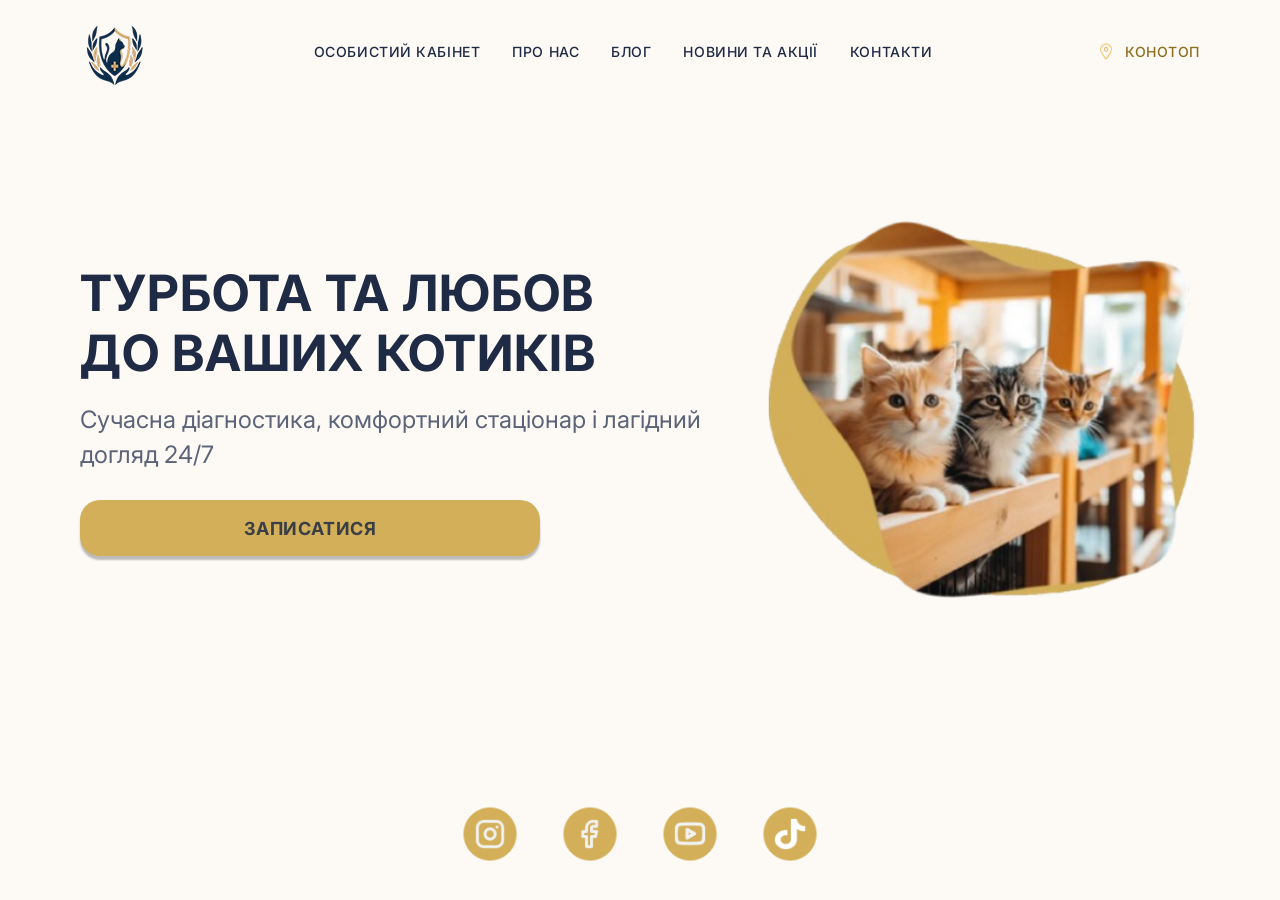
<file: index.html>
<!DOCTYPE html>
<html lang="uk">
<head>
    <meta charset="UTF-8">
    <meta name="viewport" content="width=device-width, initial-scale=1.0">
    <title>Друзі Тварин - цілодобова ветеринарна клініка в Конотопі</title>
    <meta name="description" content="Цілодобова ветеринарна клініка в Конотопі: сучасна діагностика, комфортний стаціонар, вакцинація та лагідний догляд за вашими котиками 24/7.">
    <link rel="preconnect" href="https://fonts.googleapis.com">
    <link rel="preconnect" href="https://fonts.gstatic.com" crossorigin>
    <link href="https://fonts.googleapis.com/css2?family=Inter:wght@400;500;600;700;800&amp;family=Literata&amp;display=swap" rel="stylesheet">
    <link rel="stylesheet" href="styles.css">
</head>
<body>
    <header class="header">
        <div class="logo">
            <a href="index.html"><img src="images/logo.png" alt="Друзі Тварин"></a>
        </div>
        <nav class="navigation">
            <ul>
                <li><a href="#">Особистий кабінет</a></li>
                <li><a href="about.html">Про нас</a></li>
                <li><a href="#">Блог</a></li>
                <li><a href="#">Новини та акції</a></li>
                <li><a href="contacts.html">Контакти</a></li>
            </ul>
        </nav>
        <div class="konotop">
            <a href="#"><img src="images/location.png" alt="">Конотоп</a>
        </div>
    </header>

    <main class="container container-wide">
        <div class="content">
            <div class="text-section">
                <h1>Турбота та любов<br>до ваших котиків</h1>
                <p>Сучасна діагностика, комфортний стаціонар і лагідний догляд 24/7</p>
            </div>
            <div class="button-section">
                <a href="recording.html" class="button">Записатися</a>
            </div>
            <div class="image-section">
                <img src="images/kittens.png" alt="Руді кошенята на дерев'яних полицях">
            </div>
        </div>
    </main>

    <footer class="footer">
        <ul>
            <li><a href="https://www.instagram.com/"><img src="images/instagram.png" alt="Instagram"></a></li>
            <li><a href="https://www.facebook.com/"><img src="images/facebook.png" alt="Facebook"></a></li>
            <li><a href="https://www.youtube.com/"><img src="images/youtube.png" alt="YouTube"></a></li>
            <li><a href="https://www.tiktok.com/"><img src="images/tiktok.png" alt="TikTok"></a></li>
        </ul>
    </footer>

    <script src="script/script.js"></script>
</body>
</html>
</file>
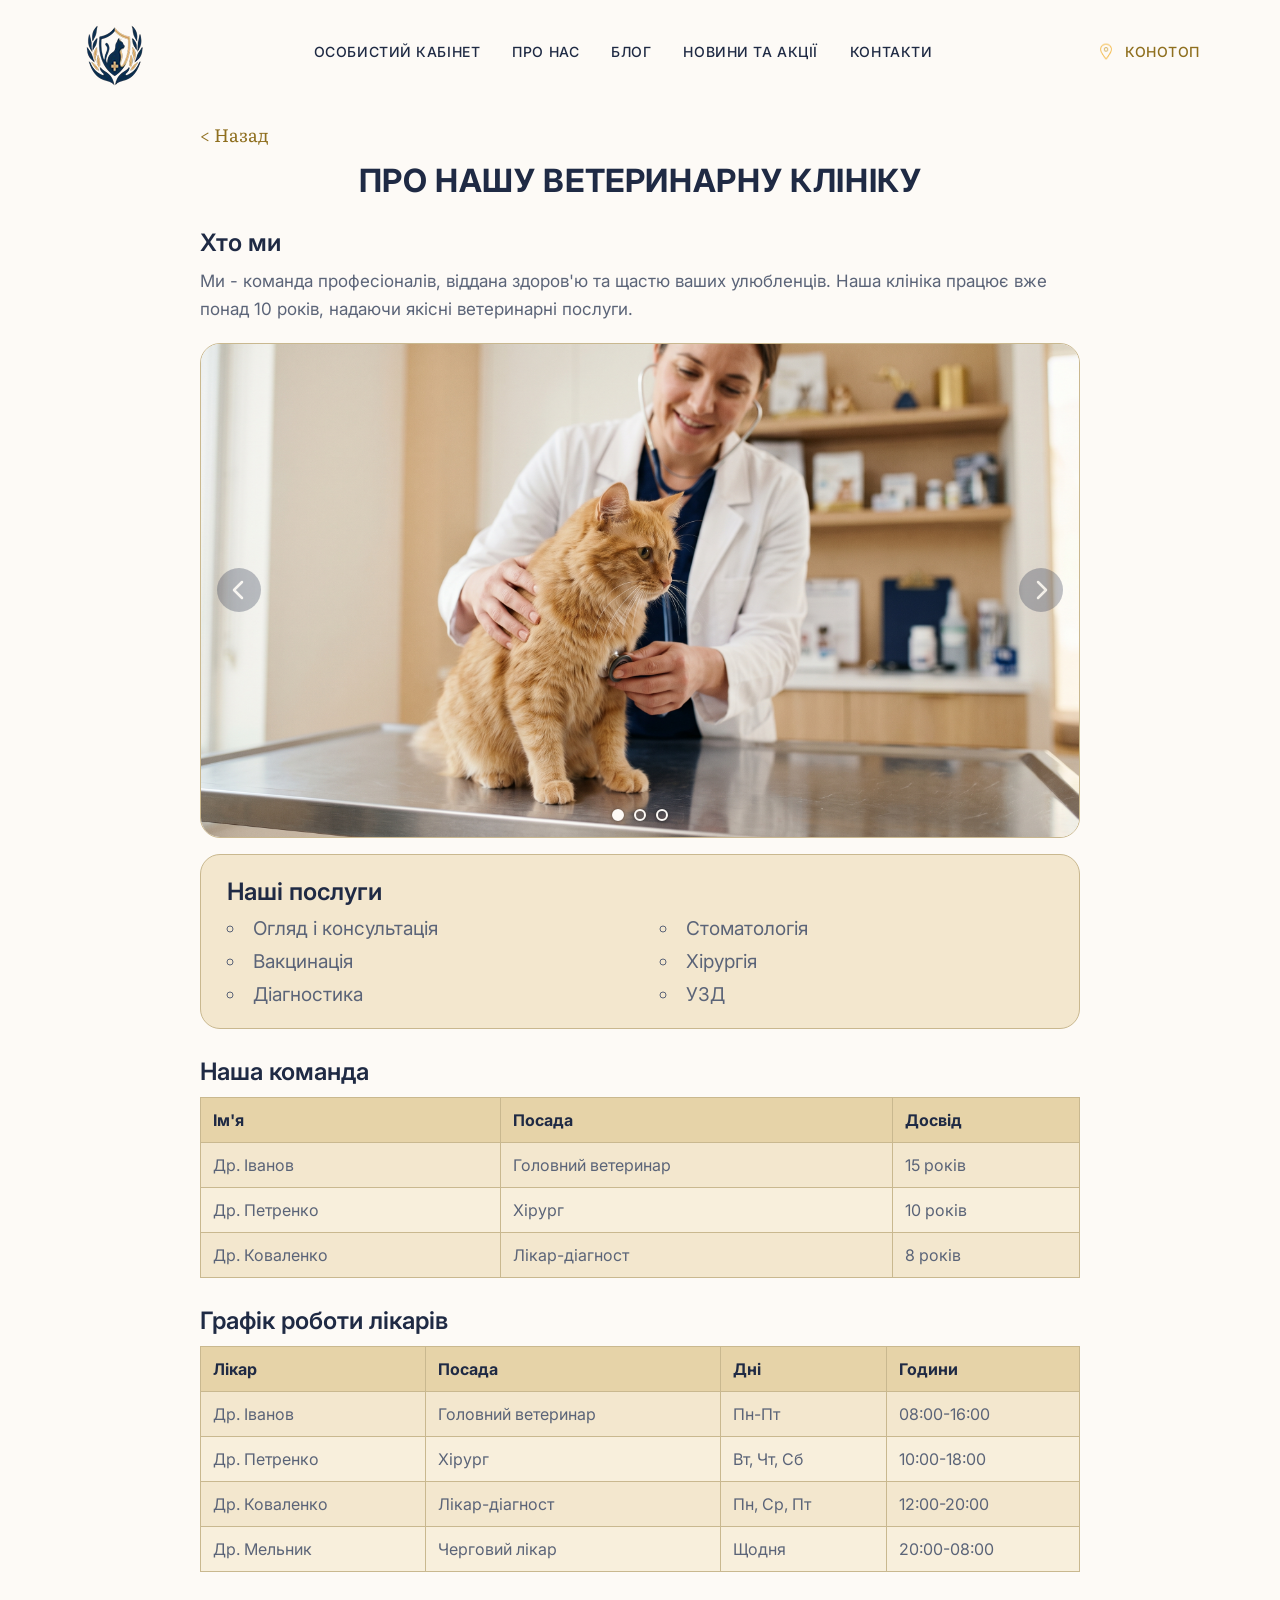
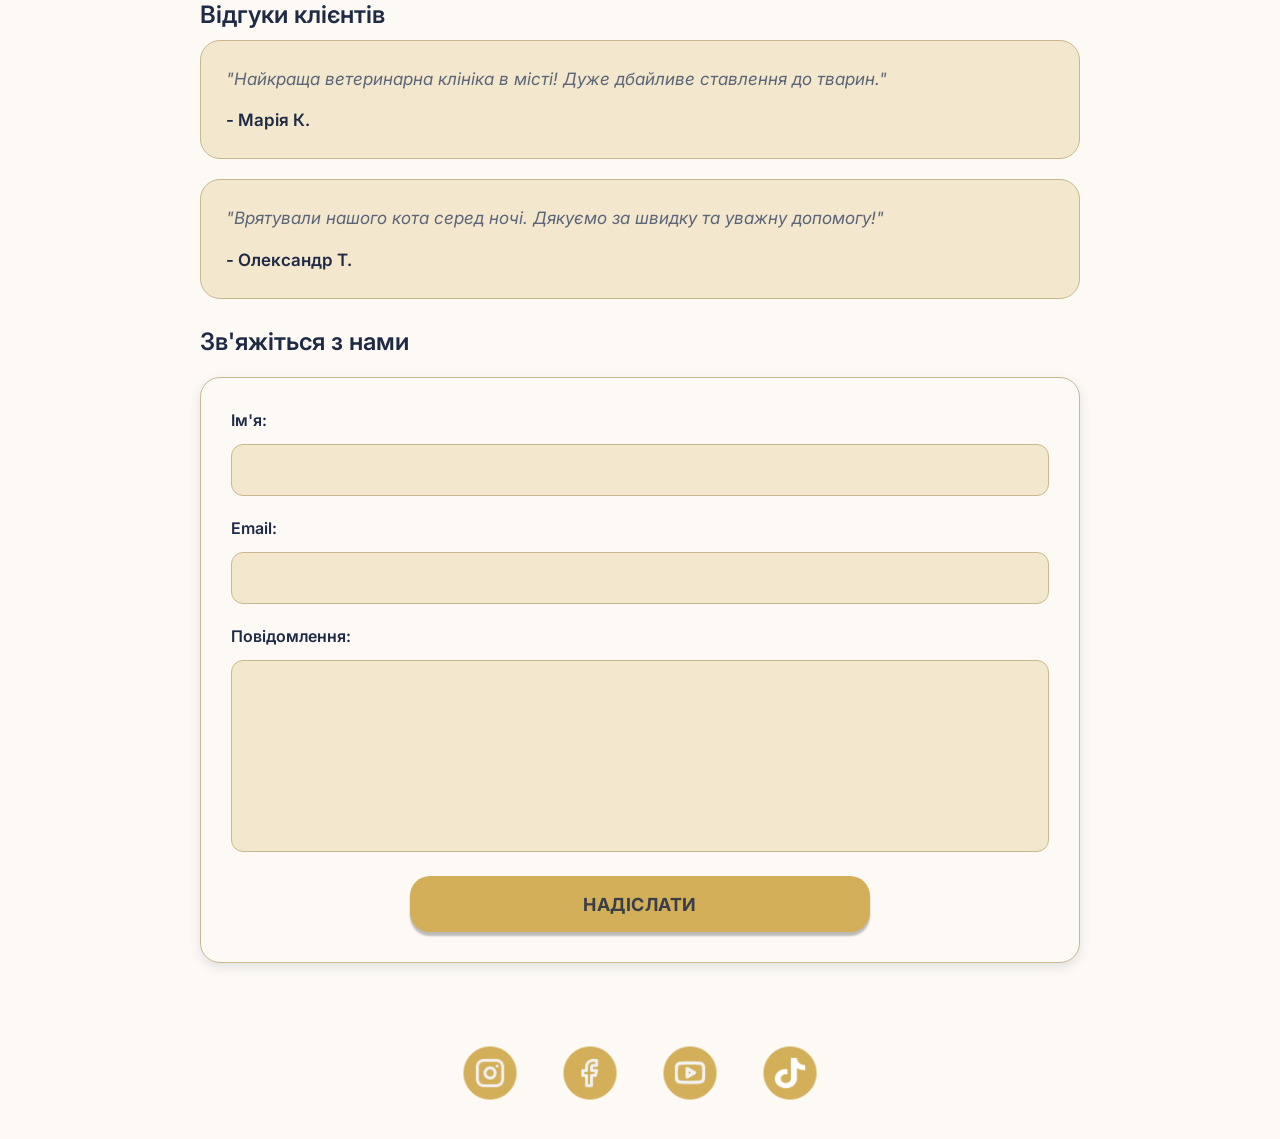
<file: about.html>
<!DOCTYPE html>
<html lang="uk">
<head>
    <meta charset="UTF-8">
    <meta name="viewport" content="width=device-width, initial-scale=1.0">
    <title>Про нас - Друзі Тварин</title>
    <meta name="description" content="Інформація про ветеринарну клініку Друзі Тварин, наші послуги та команду">
    <meta name="keywords" content="ветеринарна клініка, догляд за тваринами, ветеринар, лікування тварин">
    <meta name="robots" content="index, follow">
    <meta name="author" content="Друзі Тварин">
    <link rel="canonical" href="https://vetrsite.netlify.app/about">
    <link rel="preconnect" href="https://fonts.googleapis.com">
    <link rel="preconnect" href="https://fonts.gstatic.com" crossorigin>
    <link href="https://fonts.googleapis.com/css2?family=Inter:wght@400;500;600;700;800&amp;family=Literata&amp;display=swap" rel="stylesheet">
    <link rel="stylesheet" href="styles.css">
</head>
<body>
    <header class="header">
        <div class="logo">
            <a href="index.html"><img src="images/logo.png" alt="Друзі Тварин"></a>
        </div>
        <nav class="navigation">
            <ul>
                <li><a href="#">Особистий кабінет</a></li>
                <li><a href="about.html">Про нас</a></li>
                <li><a href="#">Блог</a></li>
                <li><a href="#">Новини та акції</a></li>
                <li><a href="contacts.html">Контакти</a></li>
            </ul>
        </nav>
        <div class="konotop">
            <a href="#"><img src="images/location.png" alt="">Конотоп</a>
        </div>
    </header>

    <main class="container about-page">
        <a href="index.html" class="back-link">&lt; Назад</a>
        <h1>Про нашу ветеринарну клініку</h1>

        <section id="about-us">
            <h2>Хто ми</h2>
            <p>Ми - команда професіоналів, віддана здоров'ю та щастю ваших улюбленців. Наша клініка працює вже понад 10 років, надаючи якісні ветеринарні послуги.</p>

            <div id="imageSlider">
                <img src="images/slide1.jpg" alt="Ветеринар оглядає рудого кота">
                <img src="images/slide2.jpg" alt="Затишний стаціонар для котів">
                <img src="images/slide3.jpg" alt="Руде кошеня на в'язаному пледі">
                <button type="button" id="prevBtn" class="slider-zone slider-prev" aria-label="Попереднє зображення">
                    <span class="slider-arrow"><svg viewBox="0 0 24 24" aria-hidden="true"><path d="M15 4 L7 12 L15 20"/></svg></span>
                </button>
                <button type="button" id="nextBtn" class="slider-zone slider-next" aria-label="Наступне зображення">
                    <span class="slider-arrow"><svg viewBox="0 0 24 24" aria-hidden="true"><path d="M9 4 L17 12 L9 20"/></svg></span>
                </button>
                <div class="slider-dots">
                    <span class="dot active"></span>
                    <span class="dot"></span>
                    <span class="dot"></span>
                </div>
            </div>
        </section>

        <section id="our-services" class="services">
            <h2>Наші послуги</h2>
            <ul>
                <li>Огляд і консультація</li>
                <li>Вакцинація</li>
                <li>Діагностика</li>
                <li>Стоматологія</li>
                <li>Хірургія</li>
                <li>УЗД</li>
            </ul>
        </section>

        <section id="our-team">
            <h2>Наша команда</h2>
            <table class="styled-table">
                <thead>
                    <tr>
                        <th scope="col">Ім'я</th>
                        <th scope="col">Посада</th>
                        <th scope="col">Досвід</th>
                    </tr>
                </thead>
                <tbody>
                    <tr>
                        <td data-label="Ім'я">Др. Іванов</td>
                        <td data-label="Посада">Головний ветеринар</td>
                        <td data-label="Досвід">15 років</td>
                    </tr>
                    <tr>
                        <td data-label="Ім'я">Др. Петренко</td>
                        <td data-label="Посада">Хірург</td>
                        <td data-label="Досвід">10 років</td>
                    </tr>
                    <tr>
                        <td data-label="Ім'я">Др. Коваленко</td>
                        <td data-label="Посада">Лікар-діагност</td>
                        <td data-label="Досвід">8 років</td>
                    </tr>
                </tbody>
            </table>
        </section>

        <section id="schedule">
            <h2>Графік роботи лікарів</h2>
            <table class="styled-table">
                <thead>
                    <tr>
                        <th scope="col">Лікар</th>
                        <th scope="col">Посада</th>
                        <th scope="col">Дні</th>
                        <th scope="col">Години</th>
                    </tr>
                </thead>
                <tbody>
                    <tr>
                        <td data-label="Лікар">Др. Іванов</td>
                        <td data-label="Посада">Головний ветеринар</td>
                        <td data-label="Дні">Пн-Пт</td>
                        <td data-label="Години">08:00-16:00</td>
                    </tr>
                    <tr>
                        <td data-label="Лікар">Др. Петренко</td>
                        <td data-label="Посада">Хірург</td>
                        <td data-label="Дні">Вт, Чт, Сб</td>
                        <td data-label="Години">10:00-18:00</td>
                    </tr>
                    <tr>
                        <td data-label="Лікар">Др. Коваленко</td>
                        <td data-label="Посада">Лікар-діагност</td>
                        <td data-label="Дні">Пн, Ср, Пт</td>
                        <td data-label="Години">12:00-20:00</td>
                    </tr>
                    <tr>
                        <td data-label="Лікар">Др. Мельник</td>
                        <td data-label="Посада">Черговий лікар</td>
                        <td data-label="Дні">Щодня</td>
                        <td data-label="Години">20:00-08:00</td>
                    </tr>
                </tbody>
            </table>
        </section>

        <section id="testimonials">
            <h2>Відгуки клієнтів</h2>
            <blockquote>
                <p>"Найкраща ветеринарна клініка в місті! Дуже дбайливе ставлення до тварин."</p>
                - Марія К.
            </blockquote>
            <blockquote>
                <p>"Врятували нашого кота серед ночі. Дякуємо за швидку та уважну допомогу!"</p>
                - Олександр Т.
            </blockquote>
        </section>

        <section id="contact-us">
            <h2>Зв'яжіться з нами</h2>
            <form id="contactForm" action="/submit-form" method="post" class="contact-form">
                <label for="name">Ім'я:</label>
                <input type="text" id="name" name="name" required>
                <label for="email">Email:</label>
                <input type="email" id="email" name="email" required>
                <label for="message">Повідомлення:</label>
                <textarea id="message" name="message" required></textarea>
                <button type="submit" class="button">Надіслати</button>
            </form>
        </section>
    </main>

    <footer class="footer">
        <ul>
            <li><a href="https://www.instagram.com/"><img src="images/instagram.png" alt="Instagram"></a></li>
            <li><a href="https://www.facebook.com/"><img src="images/facebook.png" alt="Facebook"></a></li>
            <li><a href="https://www.youtube.com/"><img src="images/youtube.png" alt="YouTube"></a></li>
            <li><a href="https://www.tiktok.com/"><img src="images/tiktok.png" alt="TikTok"></a></li>
        </ul>
    </footer>

    <script src="script/script.js"></script>
</body>
</html>
</file>
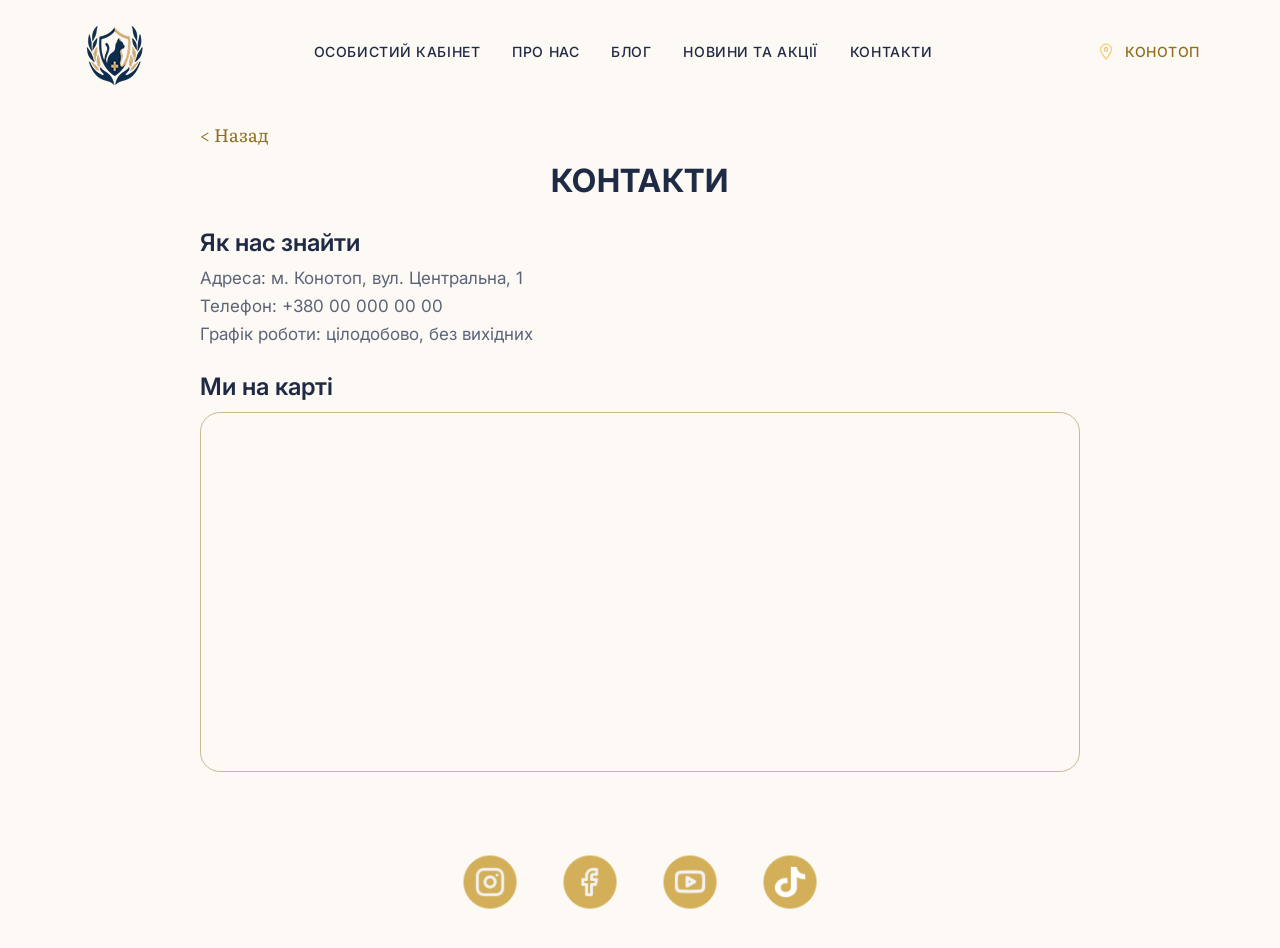
<file: contacts.html>
<!DOCTYPE html>
<html lang="uk">
<head>
    <meta charset="UTF-8">
    <meta name="viewport" content="width=device-width, initial-scale=1.0">
    <title>Контакти - Друзі Тварин</title>
    <meta name="description" content="Контакти ветеринарної клініки Друзі Тварин: адреса, телефон, графік роботи та карта проїзду">
    <meta name="author" content="Друзі Тварин">
    <link rel="canonical" href="https://vetrsite.netlify.app/contacts">
    <link rel="preconnect" href="https://fonts.googleapis.com">
    <link rel="preconnect" href="https://fonts.gstatic.com" crossorigin>
    <link href="https://fonts.googleapis.com/css2?family=Inter:wght@400;500;600;700;800&amp;family=Literata&amp;display=swap" rel="stylesheet">
    <link rel="stylesheet" href="styles.css">
</head>
<body>
    <header class="header">
        <div class="logo">
            <a href="index.html"><img src="images/logo.png" alt="Друзі Тварин"></a>
        </div>
        <nav class="navigation">
            <ul>
                <li><a href="#">Особистий кабінет</a></li>
                <li><a href="about.html">Про нас</a></li>
                <li><a href="#">Блог</a></li>
                <li><a href="#">Новини та акції</a></li>
                <li><a href="contacts.html">Контакти</a></li>
            </ul>
        </nav>
        <div class="konotop">
            <a href="#"><img src="images/location.png" alt="">Конотоп</a>
        </div>
    </header>

    <main class="container">
        <a href="index.html" class="back-link">&lt; Назад</a>
        <h1>Контакти</h1>

        <section id="contact-info">
            <h2>Як нас знайти</h2>
            <ul class="contact-list">
                <li>Адреса: м. Конотоп, вул. Центральна, 1</li>
                <li>Телефон: +380 00 000 00 00</li>
                <li>Графік роботи: цілодобово, без вихідних</li>
            </ul>
        </section>

        <section id="map">
            <h2>Ми на карті</h2>
            <iframe src="https://maps.google.com/maps?q=%D0%9A%D0%BE%D0%BD%D0%BE%D1%82%D0%BE%D0%BF&amp;output=embed&amp;hl=uk" width="600" height="450" title="Карта: ветеринарна клініка Друзі Тварин у Конотопі" loading="lazy"></iframe>
        </section>
    </main>

    <footer class="footer">
        <ul>
            <li><a href="https://www.instagram.com/"><img src="images/instagram.png" alt="Instagram"></a></li>
            <li><a href="https://www.facebook.com/"><img src="images/facebook.png" alt="Facebook"></a></li>
            <li><a href="https://www.youtube.com/"><img src="images/youtube.png" alt="YouTube"></a></li>
            <li><a href="https://www.tiktok.com/"><img src="images/tiktok.png" alt="TikTok"></a></li>
        </ul>
    </footer>

    <script src="script/script.js"></script>
</body>
</html>
</file>
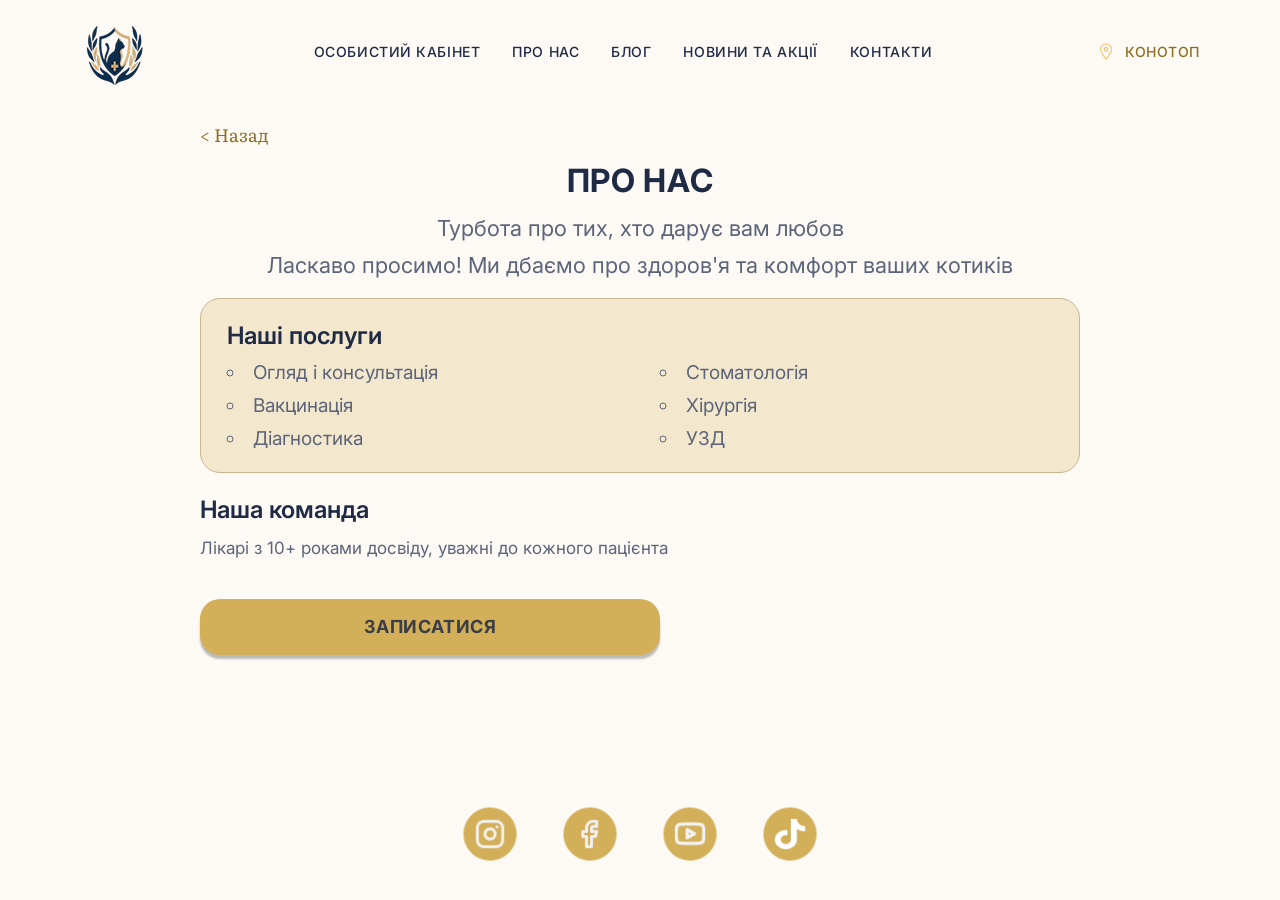
<file: main_2.html>
<!DOCTYPE html>
<html lang="uk">
<head>
    <meta charset="UTF-8">
    <meta name="viewport" content="width=device-width, initial-scale=1.0">
    <title>Про клініку - Друзі Тварин</title>
    <meta name="description" content="Турбота про тих, хто дарує вам любов: послуги клініки Друзі Тварин, досвідчені лікарі та уважне ставлення до кожного пацієнта.">
    <link rel="preconnect" href="https://fonts.googleapis.com">
    <link rel="preconnect" href="https://fonts.gstatic.com" crossorigin>
    <link href="https://fonts.googleapis.com/css2?family=Inter:wght@400;500;600;700;800&amp;family=Literata&amp;display=swap" rel="stylesheet">
    <link rel="stylesheet" href="styles.css">
</head>
<body>
    <header class="header">
        <div class="logo">
            <a href="index.html"><img src="images/logo.png" alt="Друзі Тварин"></a>
        </div>
        <nav class="navigation">
            <ul>
                <li><a href="#">Особистий кабінет</a></li>
                <li><a href="about.html">Про нас</a></li>
                <li><a href="#">Блог</a></li>
                <li><a href="#">Новини та акції</a></li>
                <li><a href="contacts.html">Контакти</a></li>
            </ul>
        </nav>
        <div class="konotop">
            <a href="#"><img src="images/location.png" alt="">Конотоп</a>
        </div>
    </header>

    <main class="container">
        <a href="index.html" class="back-link">&lt; Назад</a>
        <h1>Про нас</h1>
        <p>Турбота про тих, хто дарує вам любов</p>
        <p>Ласкаво просимо! Ми дбаємо про здоров'я та комфорт ваших котиків</p>

        <section class="services">
            <h2>Наші послуги</h2>
            <ul>
                <li>Огляд і консультація</li>
                <li>Вакцинація</li>
                <li>Діагностика</li>
                <li>Стоматологія</li>
                <li>Хірургія</li>
                <li>УЗД</li>
            </ul>
        </section>

        <section class="team">
            <h2>Наша команда</h2>
            <p>Лікарі з 10+ роками досвіду, уважні до кожного пацієнта</p>
        </section>

        <a href="recording.html" class="button">Записатися</a>
    </main>

    <footer class="footer">
        <ul>
            <li><a href="https://www.instagram.com/"><img src="images/instagram.png" alt="Instagram"></a></li>
            <li><a href="https://www.facebook.com/"><img src="images/facebook.png" alt="Facebook"></a></li>
            <li><a href="https://www.youtube.com/"><img src="images/youtube.png" alt="YouTube"></a></li>
            <li><a href="https://www.tiktok.com/"><img src="images/tiktok.png" alt="TikTok"></a></li>
        </ul>
    </footer>

    <script src="script/script.js"></script>
</body>
</html>
</file>
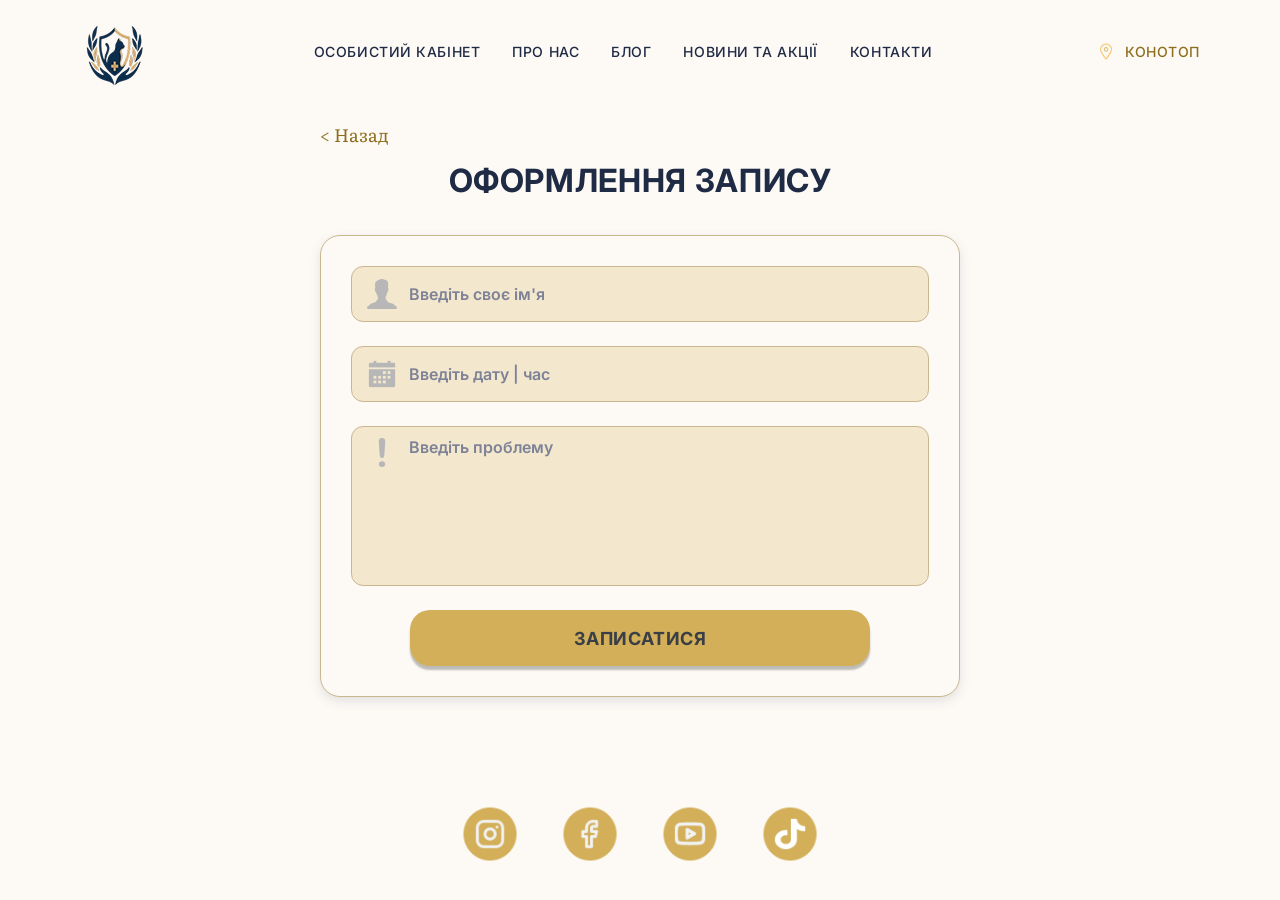
<file: recording.html>
<!DOCTYPE html>
<html lang="uk">
<head>
    <meta charset="UTF-8">
    <meta name="viewport" content="width=device-width, initial-scale=1.0">
    <title>Запис на прийом - Друзі Тварин</title>
    <meta name="description" content="Запис на прийом до ветеринара в клініці Друзі Тварин: вкажіть ім'я, дату та час і коротко опишіть проблему вашого улюбленця.">
    <link rel="preconnect" href="https://fonts.googleapis.com">
    <link rel="preconnect" href="https://fonts.gstatic.com" crossorigin>
    <link href="https://fonts.googleapis.com/css2?family=Inter:wght@400;500;600;700;800&amp;family=Literata&amp;display=swap" rel="stylesheet">
    <link rel="stylesheet" href="styles.css">
</head>
<body>
    <header class="header">
        <div class="logo">
            <a href="index.html"><img src="images/logo.png" alt="Друзі Тварин"></a>
        </div>
        <nav class="navigation">
            <ul>
                <li><a href="#">Особистий кабінет</a></li>
                <li><a href="about.html">Про нас</a></li>
                <li><a href="#">Блог</a></li>
                <li><a href="#">Новини та акції</a></li>
                <li><a href="contacts.html">Контакти</a></li>
            </ul>
        </nav>
        <div class="konotop">
            <a href="#"><img src="images/location.png" alt="">Конотоп</a>
        </div>
    </header>

    <main class="container recording-page">
        <a href="index.html" class="back-link">&lt; Назад</a>
        <h1>Оформлення запису</h1>

        <form class="booking-form">
            <div class="field">
                <img src="images/icon-user.png" alt="">
                <input type="text" name="name" placeholder="Введіть своє ім'я" required>
            </div>
            <div class="field">
                <img src="images/icon-calendar.png" alt="">
                <input type="text" name="datetime" placeholder="Введіть дату | час" required>
            </div>
            <div class="field field-large">
                <img src="images/icon-problem.png" alt="">
                <textarea name="problem" placeholder="Введіть проблему" required></textarea>
            </div>
            <button type="submit" class="button">Записатися</button>
        </form>
    </main>

    <footer class="footer">
        <ul>
            <li><a href="https://www.instagram.com/"><img src="images/instagram.png" alt="Instagram"></a></li>
            <li><a href="https://www.facebook.com/"><img src="images/facebook.png" alt="Facebook"></a></li>
            <li><a href="https://www.youtube.com/"><img src="images/youtube.png" alt="YouTube"></a></li>
            <li><a href="https://www.tiktok.com/"><img src="images/tiktok.png" alt="TikTok"></a></li>
        </ul>
    </footer>

    <script src="script/script.js"></script>
</body>
</html>
</file>
<file: styles.css>
/* ===== Базові стилі для всього сайту ===== */
* {
    margin: 0;
    padding: 0;
    box-sizing: border-box;
}

body {
    display: flex;
    flex-direction: column;
    min-height: 100vh;
    background-color: #fdfaf6;
    font-family: "Inter", sans-serif;
    color: #5b6478;
}

main {
    flex: 1;
}

input,
textarea,
button {
    font-family: inherit;
}

h1 {
    margin-bottom: 4px;
    font-size: 56px;
    font-weight: 800;
    line-height: normal;
    text-transform: uppercase;
    color: #1f2a44;
}

/* ===== Шапка ===== */
.header {
    display: flex;
    align-items: center;
    flex-wrap: wrap;
    gap: 95px;
    padding: 17px 40px 0 53px;
}

.logo img {
    display: block;
    width: 71px;
    height: 71px;
}

.navigation ul {
    list-style-type: none;
    display: flex;
    align-items: center;
}

.navigation li {
    margin-right: 52px;
}

.navigation li:last-child {
    margin-right: 0;
}

.navigation a {
    font-size: 16px;
    font-weight: 500;
    text-transform: uppercase;
    text-decoration: none; /* прибирає стандартне підкреслення у гіперпосилання */
    color: #1f2a44;
}

.navigation a:hover {
    color: #d3af59;
}

.konotop {
    margin-left: 5px;
}

.konotop a {
    display: flex;
    align-items: center;
    gap: 8px;
    font-size: 16px;
    font-weight: 500;
    text-transform: uppercase;
    text-decoration: none;
    color: #d4af5a;
}

.konotop img {
    width: 25px;
    height: 25px;
}

/* ===== Основний контент (спільне для всіх сторінок) ===== */
.container {
    padding: 0 40px 20px 155px;
}

.back-link {
    display: block;
    width: max-content;
    margin-top: 36px;
    margin-bottom: 5px;
    padding: 10px 0;
    font-family: "Literata", serif;
    font-size: 24px;
    text-decoration: none;
    color: #d3af59;
}

.container > p {
    font-size: 32px;
    line-height: normal;
    color: #5b6478;
}

.container > p + p {
    margin-top: 4px;
}

/* Кнопка */
.button {
    display: flex;
    align-items: center;
    justify-content: center;
    width: 553px;
    max-width: 100%;
    height: 68px;
    padding: 10px 25px;
    border: none;
    border-radius: 24px;
    background-color: #d3af59;
    box-shadow: 0 4px 2px rgba(0, 0, 0, 0.25); /* тінь */
    font-size: 24px;
    font-weight: 800;
    text-transform: uppercase;
    text-decoration: none;
    color: rgba(31, 42, 68, 0.85);
    cursor: pointer; /* при наведенні курсор змінюється на руку */
}

.button:hover {
    background-color: #c49f4a;
}

.container > .button {
    margin-top: 36px;
}

/* ===== Головна сторінка ===== */
.content {
    display: grid;
    grid-template-columns: 466px 725px;
    grid-template-rows: auto 1fr;
}

.text-section {
    grid-column: 1;
    grid-row: 1;
    position: relative;
    z-index: 1;
    width: 668px;
    margin-top: 132px;
}

.text-section h1 {
    margin-bottom: 24px;
}

.text-section p {
    font-size: 32px;
    line-height: normal;
    color: #5b6478;
}

.button-section {
    grid-column: 1;
    grid-row: 2;
    position: relative;
    z-index: 1;
    margin-top: 50px;
}

.image-section {
    grid-column: 2;
    grid-row: 1 / 3;
}

.image-section img {
    display: block;
    width: 725px;
    height: auto;
}

/* ===== Секції (Про нас, Контакти) ===== */
main section {
    margin-top: 36px;
}

main section h2 {
    margin-bottom: 12px;
    font-size: 40px;
    font-weight: 700;
    line-height: normal;
    color: #1f2a44;
}

main section p {
    font-size: 24px;
    line-height: normal;
    color: #5b6478;
}

/* Блок «Наші послуги» */
.services {
    width: 1130px;
    max-width: 100%;
    margin-top: 22px;
    padding: 25px;
    border: 1px solid #000;
    border-radius: 24px;
    background-color: #f3e7ce;
}

.services ul {
    display: grid;
    grid-auto-flow: column;
    grid-template-rows: repeat(3, auto);
    grid-template-columns: repeat(2, 1fr);
    column-gap: 60px;
    row-gap: 12px;
    list-style-type: circle;
    list-style-position: inside;
    font-size: 32px;
    line-height: normal;
    color: #5b6478;
}

/* Блок «Наша команда» (макет Про нас) */
.team {
    margin-top: 22px;
}

.team p {
    font-size: 32px;
}

/* Відгуки */
blockquote {
    width: 1130px;
    max-width: 100%;
    margin-bottom: 20px;
    padding: 25px;
    border: 1px solid #000;
    border-radius: 24px;
    background-color: #f3e7ce;
    font-size: 20px;
    font-weight: 600;
    color: #1f2a44;
}

blockquote p {
    margin-bottom: 8px;
    font-size: 24px;
    font-weight: 400;
    font-style: italic;
    color: #5b6478;
}

/* Форма «Зв'яжіться з нами» */
.contact-form {
    display: flex;
    flex-direction: column;
    gap: 12px;
    width: 899px;
    max-width: 100%;
}

.contact-form label {
    font-size: 20px;
    font-weight: 600;
    color: #1f2a44;
}

.contact-form input,
.contact-form textarea {
    padding: 15px;
    border: 1px solid #000;
    border-radius: 12px;
    background-color: #f3e7ce;
    font-size: 16px;
    font-weight: 600;
    color: #1f2a44;
}

.contact-form textarea {
    height: 192px;
    resize: none;
}

.contact-form .button {
    align-self: flex-start;
    margin-top: 12px;
}

/* ===== Сторінка «Контакти» ===== */
.contact-list {
    list-style-type: none;
    font-size: 24px;
    line-height: normal;
    color: #5b6478;
}

.contact-list li {
    margin-bottom: 8px;
}

iframe {
    display: block;
    width: 100%;
    max-width: 899px;
    height: 450px;
    border: 1px solid #000;
    border-radius: 24px;
}

/* ===== Форма запису (Оформлення запису) ===== */
.booking-form {
    margin-top: 35px;
}

.field {
    display: flex;
    align-items: center;
    gap: 12px;
    width: 899px;
    max-width: 100%;
    height: 64px;
    margin-bottom: 36px;
    padding: 10px 15px;
    border: 1px solid #000;
    border-radius: 12px;
    background-color: #f3e7ce;
}

.field img {
    flex-shrink: 0;
    width: 30px;
    height: 30px;
}

.field input,
.field textarea {
    flex: 1;
    border: none;
    outline: none;
    background-color: transparent;
    font-size: 16px;
    font-weight: 600;
    color: #1f2a44;
}

.field input::placeholder,
.field textarea::placeholder {
    color: #b7b7b6;
}

.field:focus-within {
    outline: 2px solid #d3af59;
}

.field-large {
    align-items: flex-start;
    height: 192px;
}

.field-large textarea {
    height: 100%;
    resize: none;
}

/* ===== Підвал ===== */
.footer {
    padding: 40px 0 23px 155px;
}

.footer ul {
    list-style-type: none;
    display: flex;
    gap: 22px;
}

.footer li {
    padding: 10px;
}

.footer img {
    display: block;
    width: 56px;
    height: 56px;
}

/* ===== Лабораторна робота 6: таблиці та форматування тексту ===== */

/* Стилі для таблиці */
.styled-table {
    width: 100%;
    max-width: 1130px;
    border-collapse: collapse;
    margin-bottom: 20px;
    background-color: #f3e7ce;
    font-size: 24px;
}

.styled-table th,
.styled-table td {
    padding: 12px;
    text-align: left;
    border: 1px solid #c9b88f;
}

.styled-table th {
    background-color: #e6d3a8;
    font-weight: bold;
    color: #1f2a44;
}

.styled-table td {
    color: #5b6478;
}

/* Зебра-смуги для рядків */
.styled-table tr:nth-child(even) {
    background-color: #f8efdc;
}

/* Підсвічування при наведенні */
.styled-table tr:hover {
    background-color: #ecdcb4;
}

/* Адаптивність таблиці */
@media screen and (max-width: 600px) {
    .styled-table,
    .styled-table thead,
    .styled-table tbody,
    .styled-table th,
    .styled-table td,
    .styled-table tr {
        display: block;
    }

    .styled-table thead tr {
        position: absolute;
        top: -9999px;
        left: -9999px;
    }

    .styled-table tr {
        border: 1px solid #ccc;
        margin-bottom: 10px;
    }

    .styled-table td {
        border: none;
        position: relative;
        padding-left: 50%;
    }

    .styled-table td:before {
        position: absolute;
        top: 6px;
        left: 6px;
        width: 45%;
        padding-right: 10px;
        white-space: nowrap;
        content: attr(data-label);
        font-weight: bold;
    }
}

/* Форматування тексту на сторінці «Про нас» */
.about-page h1,
.about-page h2,
.about-page h3 {
    font-family: "Inter", sans-serif;
    margin-bottom: 20px;
}

.about-page p {
    margin-bottom: 15px;
}

/* Посилання (для всього сайту) */
a {
    color: #007bff;
    text-decoration: none;
}

a:hover {
    text-decoration: underline;
}

.button:hover {
    text-decoration: none;
}

/* ===== Лабораторна робота 7: блокова модель CSS ===== */

/* Форма «Зв'яжіться з нами» як окремий блок: padding, border, margin, тінь */
.contact-form {
    margin-top: 20px;
    padding: 30px;
    border: 1px solid #c9b88f;
    border-radius: 24px;
    background-color: #fdfaf6;
    box-shadow: 0 4px 12px rgba(31, 42, 68, 0.12);
}

/* Підписи: блоковий елемент, відступ над кожною групою «підпис + поле» */
.contact-form label {
    display: block;
    margin-top: 8px;
}

.contact-form label:first-child {
    margin-top: 0;
}

/* Поля: повна ширина контейнера, плавна зміна рамки */
.contact-form input,
.contact-form textarea {
    width: 100%;
    transition: border-color 0.3s ease, box-shadow 0.3s ease;
}

/* Поля при наведенні та фокусі: золота рамка */
.contact-form input:hover,
.contact-form textarea:hover {
    border-color: #d3af59;
}

.contact-form input:focus,
.contact-form textarea:focus {
    outline: none;
    border-color: #d3af59;
    box-shadow: 0 0 0 3px rgba(211, 175, 89, 0.35);
}

/* Кнопка: анімація при наведенні (підйом і збільшення тіні) */
.contact-form .button {
    transition: background-color 0.3s ease, transform 0.2s ease, box-shadow 0.3s ease;
}

.contact-form .button:hover {
    transform: translateY(-3px);
    box-shadow: 0 7px 4px rgba(0, 0, 0, 0.25);
}

.contact-form .button:active {
    transform: translateY(0);
    box-shadow: 0 4px 2px rgba(0, 0, 0, 0.25);
}

/* Форма запису («Оформлення запису»): той самий стиль, що й у форми «Зв'яжіться з нами» */
.booking-form {
    width: 899px;
    max-width: 100%;
    padding: 30px 30px 0;
    border: 1px solid #c9b88f;
    border-radius: 24px;
    background-color: #fdfaf6;
    box-shadow: 0 4px 12px rgba(31, 42, 68, 0.12);
}

.booking-form .field {
    width: 100%;
    transition: border-color 0.3s ease, box-shadow 0.3s ease;
}

.booking-form .field:hover {
    border-color: #d3af59;
}

.booking-form .field:focus-within {
    outline: none;
    border-color: #d3af59;
    box-shadow: 0 0 0 3px rgba(211, 175, 89, 0.35);
}

.booking-form .button {
    margin-bottom: 30px;
    transition: background-color 0.3s ease, transform 0.2s ease, box-shadow 0.3s ease;
}

.booking-form .button:hover {
    transform: translateY(-3px);
    box-shadow: 0 7px 4px rgba(0, 0, 0, 0.25);
}

.booking-form .button:active {
    transform: translateY(0);
    box-shadow: 0 4px 2px rgba(0, 0, 0, 0.25);
}

/* Кнопка «Записатися» на головній сторінці: така сама анімація */
.button-section .button {
    transition: background-color 0.3s ease, transform 0.2s ease, box-shadow 0.3s ease;
}

.button-section .button:hover {
    transform: translateY(-3px);
    box-shadow: 0 7px 4px rgba(0, 0, 0, 0.25);
}

.button-section .button:active {
    transform: translateY(0);
    box-shadow: 0 4px 2px rgba(0, 0, 0, 0.25);
}

/* ===== Лабораторна робота 8-9: слайдер зображень («Про нас», розділ «Хто ми») ===== */
#imageSlider {
    position: relative;
    width: 899px;
    max-width: 100%;
    height: 450px;
    margin-top: 20px;
    overflow: hidden;
    border: 1px solid #000;
    border-radius: 24px;
}

/* Без JavaScript видно лише перше зображення; решту показує script.js */
#imageSlider img {
    display: none;
    width: 100%;
    height: 100%;
    object-fit: cover;
}

#imageSlider img:first-of-type {
    display: block;
}

/* Клікабельні зони: ліва і права третина зображення */
.slider-zone {
    position: absolute;
    top: 0;
    bottom: 0;
    z-index: 1;
    display: flex;
    align-items: center;
    width: 30%;
    padding: 0 16px;
    border: none;
    background: none;
    cursor: pointer;
}

.slider-prev {
    left: 0;
    justify-content: flex-start;
}

.slider-next {
    right: 0;
    justify-content: flex-end;
}

/* Напівпрозорі стрілки */
.slider-arrow {
    display: flex;
    align-items: center;
    justify-content: center;
    width: 44px;
    height: 44px;
    border-radius: 50%;
    background-color: rgba(31, 42, 68, 0.4);
    opacity: 0.7;
    transition: opacity 0.3s ease, background-color 0.3s ease;
}

.slider-arrow svg {
    width: 24px;
    height: 24px;
    fill: none;
    stroke: #fdfaf6;
    stroke-width: 2.5;
    stroke-linecap: round;
    stroke-linejoin: round;
}

.slider-zone:hover .slider-arrow,
.slider-zone:focus-visible .slider-arrow {
    background-color: rgba(31, 42, 68, 0.6);
    opacity: 1;
}

.slider-zone:focus {
    outline: none;
}

/* Кружечки-індикатори: порожній = інші слайди, заповнений = поточний */
.slider-dots {
    position: absolute;
    bottom: 16px;
    left: 50%;
    z-index: 2;
    display: flex;
    gap: 10px;
    transform: translateX(-50%);
}

.dot {
    width: 12px;
    height: 12px;
    border: 2px solid #fdfaf6;
    border-radius: 50%;
    background-color: transparent;
    box-shadow: 0 0 4px rgba(0, 0, 0, 0.5);
    transition: background-color 0.3s ease;
}

.dot.active {
    background-color: #fdfaf6;
}

/* ===== Глобальна правка: адаптивність, центрування, шрифти, палітра ===== */
/* Блок лише доповнює старі правила вище (перекриває їх), старий код не видалено */

:root {
    --bg: #fdfaf6;
    --card: #f3e7ce;
    --gold: #d3af59;
    --gold-text: #8f6f1f;   /* темніший золотий для тексту: читабельний на світлому фоні */
    --navy: #1f2a44;
    --text: #5b6478;
    --line: #c9b88f;        /* м'яка бежева рамка замість чорної */
    --hint: #7d8296;        /* колір підказок у полях */
}

html {
    -webkit-text-size-adjust: 100%;
}

body {
    font-size: 18px;
    line-height: 1.5;
}

img {
    max-width: 100%;
}

/* --- Шрифти: легша ієрархія --- */
h1 {
    margin-bottom: 12px;
    font-size: clamp(24px, 3.4vw, 32px);
    font-weight: 700;
    line-height: 1.2;
    letter-spacing: 0.02em;
    overflow-wrap: break-word;
}

.text-section h1 {
    margin-bottom: 20px;
    font-size: clamp(28px, 4.4vw, 50px);
}

.text-section p {
    font-size: clamp(18px, 2.4vw, 24px);
    line-height: 1.45;
}

main section h2 {
    margin-bottom: 10px;
    font-size: clamp(20px, 2.4vw, 24px);
    font-weight: 600;
    line-height: 1.25;
}

main section p {
    font-size: 17px;
    line-height: 1.6;
}

.container > p {
    font-size: clamp(18px, 2.2vw, 22px);
    line-height: 1.5;
}

.team p {
    font-size: 17px;
}

.contact-list {
    font-size: 17px;
}

blockquote {
    font-size: 17px;
}

.styled-table {
    font-size: 16px;
}

.styled-table th,
.styled-table td {
    padding: 10px 12px;
}

.navigation a,
.konotop a {
    font-size: 14px;
    letter-spacing: 0.04em;
}

.navigation a {
    display: inline-block;
    padding: 6px 0;
}

.konotop a {
    color: var(--gold-text);
}

.konotop img {
    width: 22px;
    height: 22px;
}

.back-link {
    margin-top: 16px;
    margin-bottom: 4px;
    font-size: 18px;
    color: var(--gold-text);
}

.button {
    width: 100%;
    max-width: 460px;
    height: 56px;
    border-radius: 20px;
    font-size: 18px;
    font-weight: 700;
    letter-spacing: 0.03em;
}

/* --- Шапка: одна лінія на ПК, дві лінії на телефоні --- */
.header {
    justify-content: space-between;
    gap: 8px 24px;
    width: 100%;
    max-width: 1200px;
    margin: 0 auto;
    padding: 14px 20px 8px;
}

.logo img {
    width: 60px;
    height: 60px;
}

.navigation {
    order: 3;
    flex-basis: 100%;
}

.navigation ul {
    flex-wrap: wrap;
    justify-content: center;
    gap: 2px 22px;
}

.navigation li {
    margin-right: 0;
}

.konotop {
    margin-left: 0;
}

/* --- Основний контент: по центру сторінки --- */
.container {
    width: 100%;
    max-width: 960px;
    margin: 0 auto;
    padding: 0 20px 32px;
}

.container-wide {
    display: flex;
    align-items: center;
    max-width: 1200px;
}

.container-wide .content {
    width: 100%;
}

.container:not(.container-wide) > h1,
.container:not(.container-wide) > p {
    text-align: center;
}

main section {
    margin-top: 28px;
}

/* Сторінка «Про нас»: перекриває відступи заголовків з ЛР6 */
.about-page h1 {
    margin-bottom: 12px;
}

.about-page h2 {
    margin-bottom: 10px;
}

/* Усі блоки на внутрішніх сторінках однакової ширини */
.services,
blockquote,
.contact-form,
#imageSlider,
iframe {
    width: 100%;
    max-width: none;
}

.services,
blockquote,
.contact-form,
.booking-form,
iframe,
#imageSlider {
    border-color: var(--line);
    border-radius: 20px;
}

.services {
    margin-top: 16px;
    padding: 22px 26px;
}

.services ul {
    column-gap: 40px;
    row-gap: 10px;
    font-size: 19px;
}

iframe {
    max-width: none;
    height: 360px;
}

.field {
    border-color: var(--line);
}

.field input,
.field textarea {
    min-width: 0;
}

.field input::placeholder,
.field textarea::placeholder {
    color: var(--hint);
}

.contact-form input,
.contact-form textarea {
    border-color: var(--line);
}

.contact-form label {
    font-size: 16px;
}

/* Слайдер: пропорційний блок 16:9 замість фіксованої висоти */
#imageSlider {
    height: auto;
    aspect-ratio: 16 / 9;
}

#imageSlider img {
    position: absolute;
    top: 0;
    left: 0;
}

/* --- Форми: по центру, кнопка по центру --- */
.contact-form {
    padding: clamp(16px, 4vw, 30px);
}

.contact-form .button,
.booking-form .button {
    align-self: center;
    margin-right: auto;
    margin-left: auto;
}

.recording-page {
    max-width: 720px;
}

.booking-form {
    width: 100%;
    max-width: none;
    padding: 20px 16px 0;
}

.field {
    width: 100%;
    height: 56px;
    margin-bottom: 18px;
}

.field-large {
    height: 160px;
}

.booking-form .button {
    margin-bottom: 20px;
}

/* --- Головна сторінка --- */
.content {
    grid-template-columns: minmax(0, 1.2fr) minmax(0, 0.8fr);
    grid-template-rows: auto auto;
    column-gap: 24px;
    align-items: center;
}

.text-section {
    width: auto;
    margin-top: 0;
    align-self: end;
}

.button-section {
    margin-top: 28px;
    align-self: start;
}

.image-section {
    align-self: center;
}

.image-section img {
    width: 100%;
    max-width: 520px;
    margin-left: auto;
}

/* --- Підвал: по центру, великі іконки --- */
.footer {
    padding: 28px 16px 24px;
}

.footer ul {
    justify-content: center;
    gap: 8px;
}

.footer li {
    padding: 6px;
}

.footer img {
    width: 64px;
    height: 64px;
}

/* --- Планшет і ПК (від 700px) --- */
@media screen and (min-width: 700px) {
    .container {
        padding: 0 40px 40px;
    }

    .footer img {
        width: 72px;
        height: 72px;
    }

    .footer ul {
        gap: 16px;
    }

    .booking-form {
        padding: 30px 30px 0;
    }

    .booking-form .button {
        margin-bottom: 30px;
    }

    .field {
        margin-bottom: 24px;
    }
}

/* --- ПК (від 1000px): шапка в один рядок --- */
@media screen and (min-width: 1000px) {
    .header {
        padding: 16px 40px 8px;
    }

    .logo img {
        width: 71px;
        height: 71px;
    }

    .navigation {
        order: 0;
        flex: 1 1 auto;
    }

    .navigation ul {
        gap: 4px 32px;
    }
}

/* --- Телефон (до 820px): головна в одну колонку --- */
@media screen and (max-width: 820px) {
    .content {
        grid-template-columns: 1fr;
        grid-template-rows: auto auto auto;
    }

    .text-section {
        grid-column: 1;
        grid-row: 1;
        margin-top: 8px;
        align-self: auto;
        text-align: center;
    }

    .button-section {
        grid-column: 1;
        grid-row: 2;
        margin-top: 8px;
        align-self: auto;
    }

    .button-section .button {
        margin: 0 auto;
    }

    .image-section {
        grid-column: 1;
        grid-row: 3;
        margin-top: 12px;
    }

    .image-section img {
        max-width: 440px;
        margin: 0 auto;
    }
}

/* --- Малий телефон (до 600px) --- */
@media screen and (max-width: 600px) {
    body {
        font-size: 17px;
    }

    .services {
        padding: 18px;
    }

    .services ul {
        grid-auto-flow: row;
        grid-template-rows: none;
        grid-template-columns: 1fr;
        font-size: 18px;
    }

    blockquote {
        padding: 18px;
    }

    iframe {
        height: 280px;
    }

    .slider-arrow {
        width: 36px;
        height: 36px;
    }

    .slider-arrow svg {
        width: 20px;
        height: 20px;
    }

    .slider-zone {
        padding: 0 8px;
    }

    .slider-dots {
        bottom: 10px;
    }

    .field-large {
        height: 140px;
    }

    /* Таблиці у вигляді карток: підпис ліворуч, значення праворуч */
    .styled-table td {
        padding: 8px 12px 8px 45%;
    }

    .styled-table td:before {
        top: 8px;
        left: 12px;
    }
}
</file>
